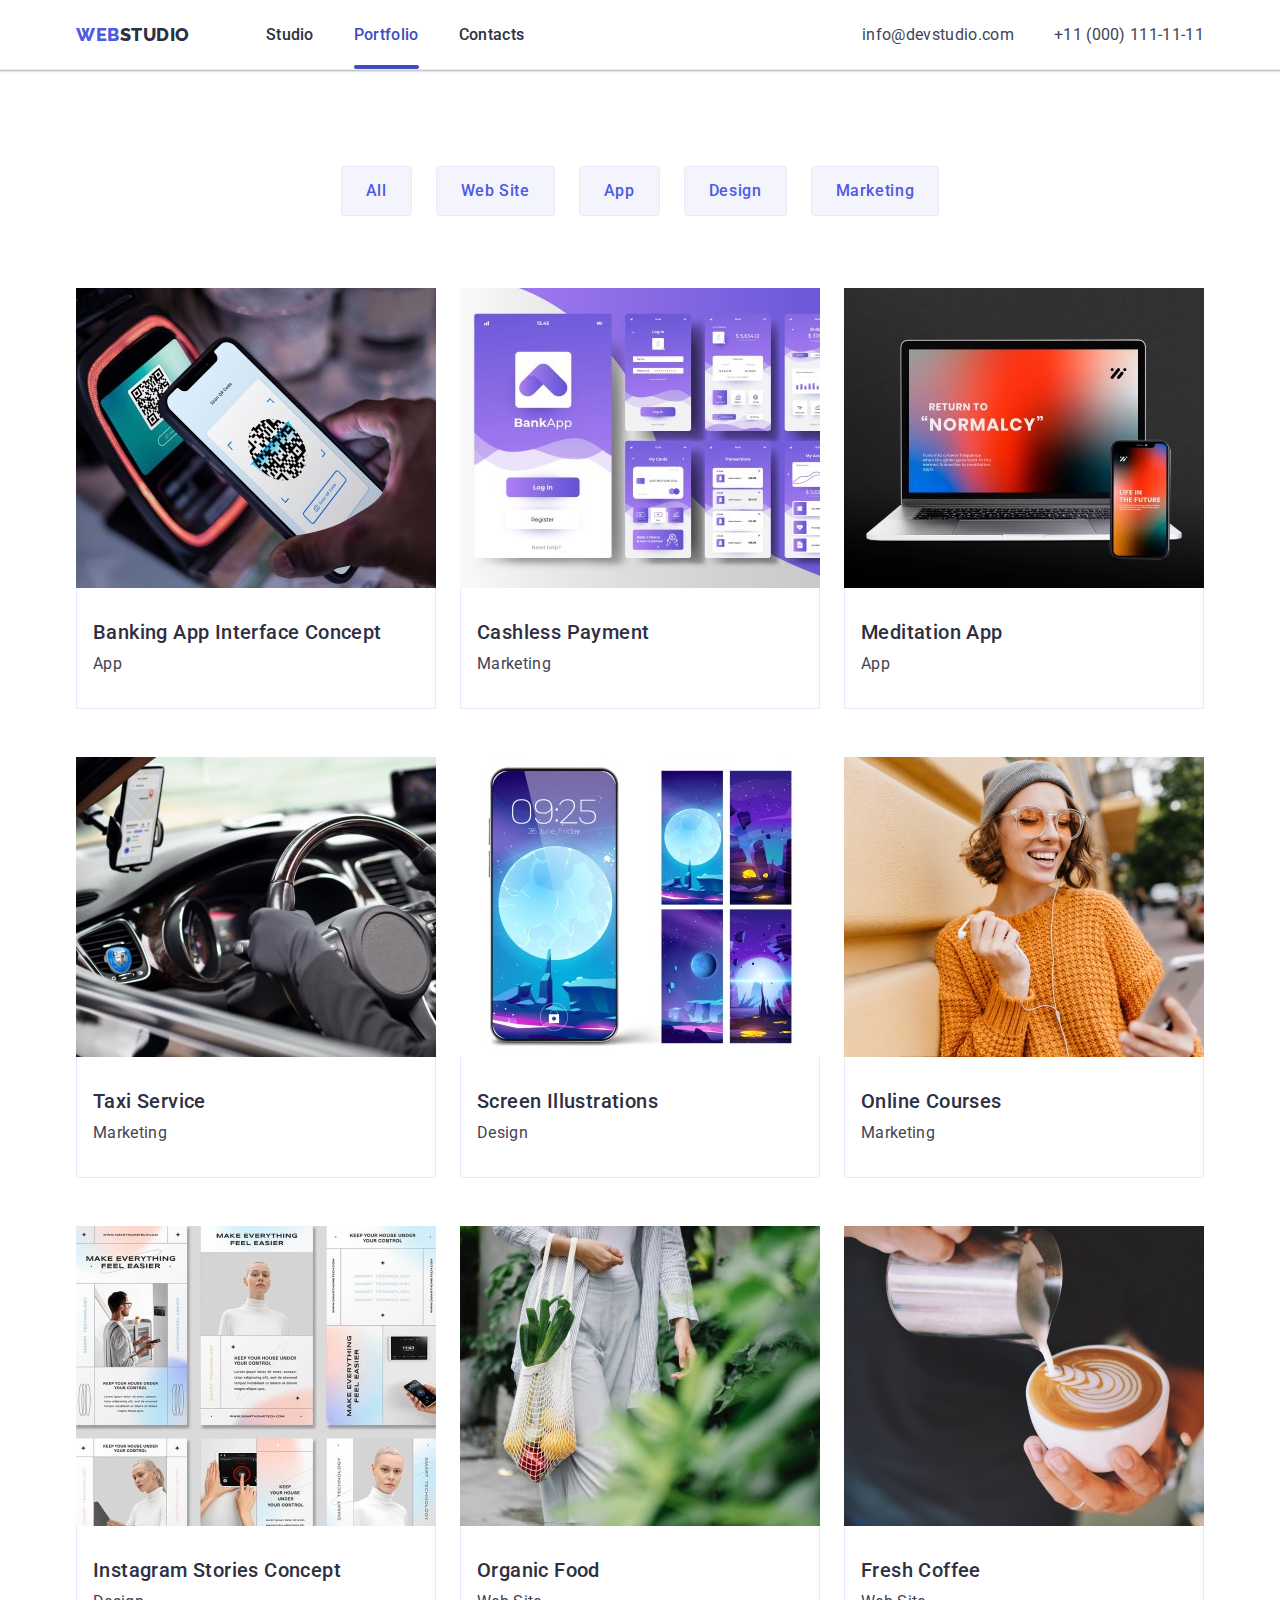
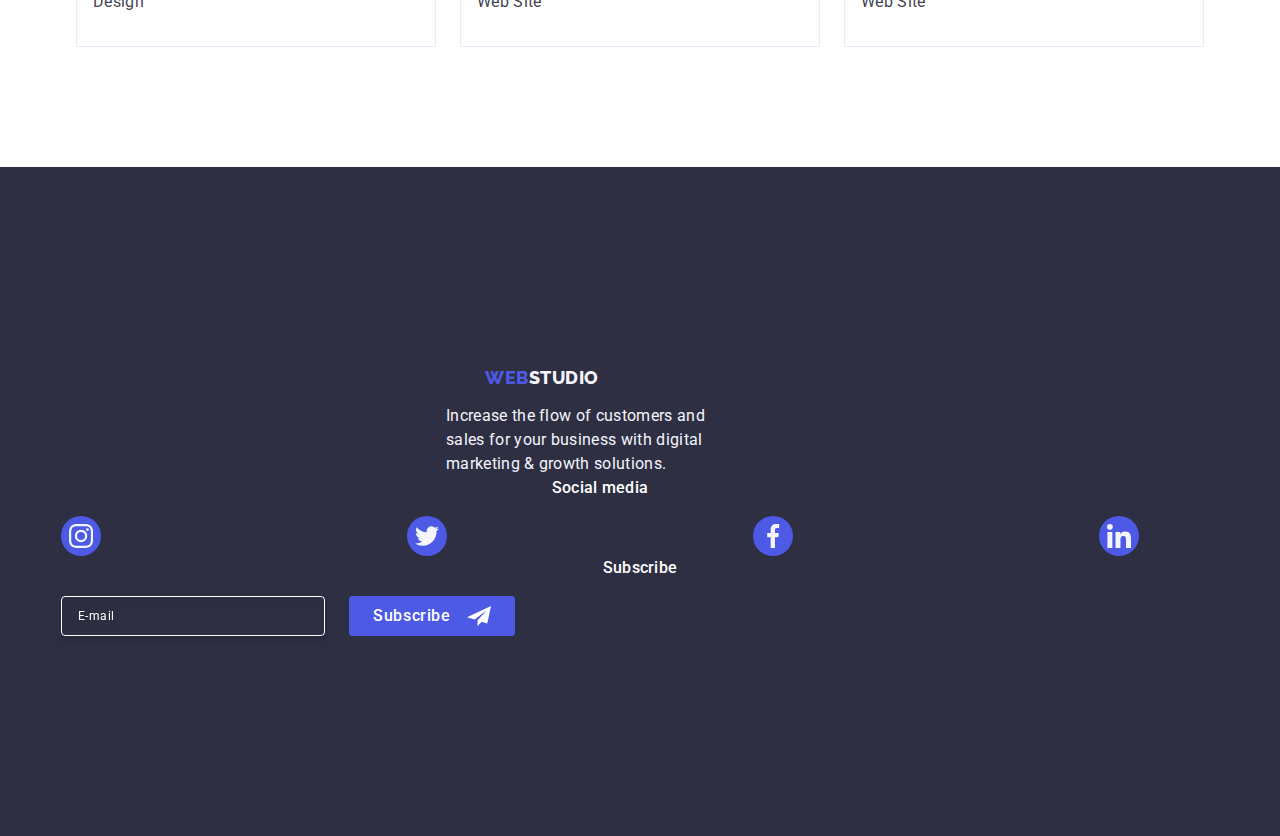
<file: portfolio.html>
<!DOCTYPE html>
<html lang="en">
  <head>
    <meta charset="UTF-8" />
    <meta http-equiv="X-UA-Compatible" content="IE=edge" />
    <meta name="viewport" content="width=device-width, initial-scale=1.0" />
    <title>Portfolio</title>
    <link rel="preconnect" href="https://fonts.gstatic.com" />
    <!-- Normilize -->
    <link
      rel="stylesheet"
      href="https://cdn.jsdelivr.net/npm/modern-normalize@2.0.0/modern-normalize.min.css"
    />
    <!-- Custom styles -->
    <link rel="stylesheet" href="./css/styles.css" />
    <link rel="preconnect" href="https://fonts.googleapis.com" />
    <link rel="preconnect" href="https://fonts.gstatic.com" crossorigin />
    <link
      href="https://fonts.googleapis.com/css2?family=Raleway:wght@800&family=Roboto:wght@400;500;700;900&display=swap"
      rel="stylesheet"
    />
  </head>

  <body class="body">
    <!-- Header section -->
    <header class="header">
      <div class="header-container container">
        <nav class="header-nav">
          <a class="header-logo link" href="./index.html"
            >Web<span class="header-logo-blue">Studio</span></a
          >
          <ul class="header-nav list">
            <li class="header-item">
              <a class="header-link link" href="./index.html">Studio</a>
            </li>
            <li class="header-item">
              <a class="header-link active link" href="./portfolio.html">Portfolio</a>
            </li>
            <li class="header-item">
              <a class="header-link link" href="">Contacts</a>
            </li>
          </ul>
        </nav>
        <address class="header-address">
          <ul class="header-address-list list">
            <li class="header-address link">
              <a class="header-address link" href="mailto:info@devstudio.com">info@devstudio.com</a>
            </li>
            <li class="header-address link">
              <a class="header-address link" href="tel:+110001111111">+11 (000) 111-11-11</a>
            </li>
          </ul>
        </address>
      </div>
    </header>
    <!-- Main block -->
    <main>
      <!-- Main section -->
      <section class="portfolio section">
        <div class="container">
          <h1 hidden class="visually-hidden">Filters</h1>
          <ul class="portfolio-filters-list">
            <li class="portfolio-filters-item"
              ><button type="button" class="portfolio-btn">All</button></li
            >
            <li class="portfolio-filters-item"
              ><button type="button" class="portfolio-btn">Web Site</button></li
            >
            <li class="portfolio-filters-item"
              ><button type="button" class="portfolio-btn">App</button></li
            >
            <li class="portfolio-filters-item"
              ><button type="button" class="portfolio-btn">Design</button></li
            >
            <li class="portfolio-filters-item"
              ><button type="button" class="portfolio-btn">Marketing</button></li
            >
          </ul>
          <ul class="portfolio-examples-list">
            <li class="portfolio-examples-list-item">
              <a class="portfolio-link" href>
                <div class="overlay-wrapper">
                  <img
                    src="./images/row_1/img-1.jpg"
                    alt="Banking App Interface Concept"
                    width="360"
                    height="300"
                  />
                  <p class="overlay-text"
                    >14 Stylish and User-Friendly App Design Concepts · Task Manager App · Calorie
                    Tracker App · Exotic Fruit Ecommerce App · Cloud Storage App</p
                  >
                </div>
                <div class="card-content">
                  <h2 class="portfolio-subtitle">Banking App Interface Concept</h2>
                  <p class="portfolio-examples-text">App</p>
                </div>
              </a>
            </li>
            <li class="portfolio-examples-list-item">
              <a class="portfolio-link" href>
                <div class="overlay-wrapper">
                  <img
                    src="./images/row_1/img-2.jpg"
                    alt="Cashless Payment with a phone"
                    width="360"
                    height="300"
                  />
                  <p class="overlay-text"
                    >14 Stylish and User-Friendly App Design Concepts · Task Manager App · Calorie
                    Tracker App · Exotic Fruit Ecommerce App · Cloud Storage App</p
                  >
                </div>
                <div class="card-content">
                  <h2 class="portfolio-subtitle">Cashless Payment</h2>
                  <p class="portfolio-examples-text">Marketing</p>
                </div>
              </a>
            </li>
            <li class="portfolio-examples-list-item">
              <a class="portfolio-link" href>
                <div class="overlay-wrapper">
                  <img
                    src="./images/row_1/img.jpg"
                    alt="Meditation App on a mobile and a computer"
                    width="360"
                    height="300"
                  />
                  <p class="overlay-text"
                    >14 Stylish and User-Friendly App Design Concepts · Task Manager App · Calorie
                    Tracker App · Exotic Fruit Ecommerce App · Cloud Storage App</p
                  >
                </div>
                <div class="card-content">
                  <h2 class="portfolio-subtitle">Meditation App</h2>
                  <p class="portfolio-examples-text">App</p>
                </div>
              </a>
            </li>
            <li class="portfolio-examples-list-item">
              <a class="portfolio-link" href>
                <div class="overlay-wrapper">
                  <img src="./images/row_2/img-1.jpg" alt="A taxi" width="360" height="300" />
                  <p class="overlay-text"
                    >14 Stylish and User-Friendly App Design Concepts · Task Manager App · Calorie
                    Tracker App · Exotic Fruit Ecommerce App · Cloud Storage App</p
                  >
                </div>
                <div class="card-content">
                  <h2 class="portfolio-subtitle">Taxi Service</h2>
                  <p class="portfolio-examples-text">Marketing</p>
                </div>
              </a>
            </li>
            <li class="portfolio-examples-list-item">
              <a class="portfolio-link" href>
                <div class="overlay-wrapper">
                  <img
                    src="./images/row_2/img-2.jpg"
                    alt="Screen Illustrations"
                    width="360"
                    height="300"
                  />
                  <p class="overlay-text"
                    >14 Stylish and User-Friendly App Design Concepts · Task Manager App · Calorie
                    Tracker App · Exotic Fruit Ecommerce App · Cloud Storage App</p
                  >
                </div>
                <div class="card-content">
                  <h2 class="portfolio-subtitle">Screen Illustrations</h2>
                  <p class="portfolio-examples-text">Design</p>
                </div>
              </a>
            </li>
            <li class="portfolio-examples-list-item">
              <a class="portfolio-link" href>
                <div class="overlay-wrapper">
                  <img
                    src="./images/row_2/img-3.jpg"
                    alt="Girl having online courses using her mobile"
                    width="360"
                    height="300"
                  />
                  <p class="overlay-text"
                    >14 Stylish and User-Friendly App Design Concepts · Task Manager App · Calorie
                    Tracker App · Exotic Fruit Ecommerce App · Cloud Storage App</p
                  >
                </div>
                <div class="card-content">
                  <h2 class="portfolio-subtitle">Online Courses</h2>
                  <p class="portfolio-examples-text">Marketing</p>
                </div>
              </a>
            </li>
            <li class="portfolio-examples-list-item">
              <a class="portfolio-link" href>
                <div class="overlay-wrapper">
                  <img
                    src="./images/row_3/img-01.jpg"
                    alt="Instagram Stories Concept"
                    width="360"
                    height="300"
                  />
                  <p class="overlay-text"
                    >14 Stylish and User-Friendly App Design Concepts · Task Manager App · Calorie
                    Tracker App · Exotic Fruit Ecommerce App · Cloud Storage App</p
                  >
                </div>
                <div class="card-content">
                  <h2 class="portfolio-subtitle">Instagram Stories Concept</h2>
                  <p class="portfolio-examples-text">Design</p>
                </div>
              </a>
            </li>
            <li class="portfolio-examples-list-item">
              <a class="portfolio-link" href>
                <div class="overlay-wrapper">
                  <img
                    src="./images/row_3/img-02.jpg"
                    alt="Girl carying a bag with fruit and vegetables"
                    width="360"
                    height="300"
                  />
                  <p class="overlay-text"
                    >14 Stylish and User-Friendly App Design Concepts · Task Manager App · Calorie
                    Tracker App · Exotic Fruit Ecommerce App · Cloud Storage App</p
                  >
                </div>
                <div class="card-content">
                  <h2 class="portfolio-subtitle">Organic Food</h2>
                  <p class="portfolio-examples-text">Web Site</p>
                </div>
              </a>
            </li>
            <li class="portfolio-examples-list-item">
              <a class="portfolio-link" href>
                <div class="overlay-wrapper">
                  <img
                    src="./images/row_3/img-03.jpg"
                    alt="Barista making coffee"
                    width="360"
                    height="300"
                  />
                  <p class="overlay-text"
                    >14 Stylish and User-Friendly App Design Concepts · Task Manager App · Calorie
                    Tracker App · Exotic Fruit Ecommerce App · Cloud Storage App</p
                  >
                </div>
                <div class="card-content">
                  <h2 class="portfolio-subtitle">Fresh Coffee</h2>
                  <p class="portfolio-examples-text">Web Site</p>
                </div>
              </a>
            </li>
          </ul>
        </div>
      </section>
    </main>

    <!-- Footer section -->
    <footer class="footer">
      <div class="footer container">
        <div class="logo-text">
          <a class="header-logo link" href="./index.html"
            >Web<span class="footer-logo-light">Studio</span></a
          >
          <p class="footer-text">
            Increase the flow of customers and sales for your business with digital marketing &
            growth solutions.
          </p>
        </div>
        <div class="footer-socials">
          <p class="footer-subtitle">Social media</p>
          <ul class="footer-links-list">
            <li class="footer-links-item">
              <a href="" class="footer-link">
                <svg class="footer-icon" width="24" height="24">
                  <use href="./images/icons.svg#icon-instagram"></use>
                </svg>
              </a>
            </li>
            <li class="footer-links-item">
              <a href="" class="footer-link">
                <svg class="footer-icon" width="24" height="24">
                  <use href="./images/icons.svg#icon-twitter"></use>
                </svg>
              </a>
            </li>
            <li class="footer-links-item">
              <a href="" class="footer-link">
                <svg class="footer-icon" width="24" height="24">
                  <use href="./images/icons.svg#icon-facebook"></use>
                </svg>
              </a>
            </li>
            <li class="footer-links-item">
              <a href="" class="footer-link">
                <svg class="footer-icon" width="24" height="24">
                  <use href="./images/icons.svg#icon-linkedin"></use>
                </svg>
              </a>
            </li>
          </ul>
        </div>
        <div class="form-group">
          <p class="footer-subtitle">Subscribe</p>
          <form class="footer-form" name="subscribe-form">
            <label class="subscribe-form-label">
              <input
                type="email"
                name="subscribe-form-email"
                class="footer-input"
                placeholder="E-mail"
              />
            </label>
            <button type="submit" class="footer-btn"
              >Subscribe
              <svg class="subscribe-icon" width="24" height="24">
                <use href="./images/icons.svg#icon-subscribe-btn"></use>
              </svg>
            </button>
          </form>
        </div>
      </div>
    </footer>
  </body>
</html>
</file>
<file: css/styles.css>
:root {
  /* Font */
  --primary-font: Roboto, sans-serif;
  /* Colors */
  --headings-cl: #2E2F42;
  --text-cl: #434455;
  --CTA-iris: #4D5AE5;
  --CTA-ocean: #404BBF;
  --light-bg: #F4F4FD;
  --white-cl: white;
  --acent-cl: #E7E9FC;
  --light-slate: #8E8F99;
  --green-success-cl: #31D0AA;
  --modal-bg: #FCFCFC;
  /* transition */
  --transition-duration: 250ms;
  --transition-timing-function: cubic-bezier(0.4, 0, 0.2, 1);
}


/* Reset */

ul,
ol {
  list-style: none;
  margin: 0;
  padding: 0;
}


a {
  text-decoration: none;
  color: currentColor;
  font-style: normal;
}

button {
  font-family: inherit;
  cursor: pointer;
}

h1,
h2,
h3,
h4,
h5,
h6,
p {
  margin: 0;
}

img {
  display: block;
  max-width: 100%;
  height: auto;
}

.visually-hidden {
  position: absolute;
  width: 1px;
  height: 1px;
  margin: -1px;
  border: 0;
  padding: 0;

  white-space: nowrap;
  clip-path: inset(100%);
  clip: rect(0 0 0 0);
  overflow: hidden;
}

/**
  |============================
  | Common styles
  |============================
*/

body {
  font-family: var(--primary-font);
  color: var(--text-cl);
  line-height: 1.5;
  letter-spacing: 0.02em;
  background-color: var(--white-cl);
}

/* Base styles for small devices */

.container {
  min-width: 320px;
  max-width: 428px;
  margin-right: auto;
  margin-left: auto;
  padding-right: 16px;
  padding-left: 16px;
}

/* Tablet screen */

@media only screen and (min-width: 768px) {
  .container {
    max-width: 768px;
  }
}

/* Desktop screen */

@media only screen and (min-width: 1158px) {
  .container {
    max-width: 1158px;
    padding-right: 15px;
    padding-left: 15px;
  }
}

/**
  |============================
  | Header section
  |============================
*/

.header {
  border-bottom: 1px solid var(--acent-cl);
  box-shadow: 0px 1px 6px 0px rgba(46, 47, 66, 0.08), 0px 1px 1px 0px rgba(46, 47, 66, 0.16), 0px 2px 1px 0px rgba(46, 47, 66, 0.08);
}

.header-nav {
  display: flex;
  align-items: center;
}

.header-nav.list {
  display: flex;
  align-items: center;
  gap: 40px;
}

@media only screen and (max-width: 767px) {
  .header-nav.list {
    display: none;
  }
}

.header-logo {
  font-family: Raleway, sans-serif;
  font-weight: 800;
  font-size: 18px;
  line-height: 1.17;
  letter-spacing: 0.03em;
  text-transform: uppercase;
  color: var(--CTA-iris);
  padding-top: 24px;
  padding-bottom: 24px;
}

@media only screen and (max-width: 767px) {
  .header-logo {
    padding-bottom: 22px;
  }
}

@media only screen and (min-width: 768px) {
  .header-logo {
    margin-right: 120px;
  }
}

@media only screen and (min-width: 1158px) {
  .header-logo {
    margin-right: 76px;
  }
}

.header-logo-blue {
  color: var(--headings-cl);
}

.link {}

.header-container {
  display: flex;
  align-items: center;
  justify-content: space-between;
}

@media only screen and (max-width: 767px) {
  .header-address-list {
    display: none;
  }
}

@media only screen and (min-width: 768px) {
  .header-address-list {
    display: flex;
    flex-direction: column;
    gap: 12px;
      align-items: center;
  }
}

@media only screen and (min-width: 1158px) {
  .header-address-list {
    flex-direction: row;
    gap: 40px;
  } 
}

.header-address {
  font-style: normal;
}

.header-address.link {
  color: var(--text-cl);
  letter-spacing: 0.02em;
  transition-property: color;
  transition-duration: var(--transition-duration);
  transition-timing-function: var(--transition-timing-function);
}

@media only screen and (min-width: 768px) and (max-width: 1157px) {
  .header-address.link {
  font-size: 12px;
  line-height: 1.16;
}
}


.header-item {}

.header-link {
  font-weight: 500;
  font-size: 16px;
  line-height: 1.5;
  letter-spacing: 0.02em;
  color: var(--headings-cl);
  padding: 24px 0;
  position: relative;
  transition-property: color;
    transition-duration: var(--transition-duration);
    transition-timing-function: var(--transition-timing-function);
  }


.header-link:hover,
.header-link:focus,
.header-address.link:hover,
.header-address.link:focus {
  color: var(--CTA-ocean);
}
.header-link.active {
    color: var(--CTA-ocean);
}
.header-link.active::after {
  content: '';
  display: block;
  width: 100%;
  height: 4px;
  border-radius: 2px;
  background-color: var(--CTA-ocean);
  position: absolute;
  bottom: -1px;
  left: 0;
}



.main {}

.section {}

/**
  |============================
  | Hero Styles
  |============================
*/

.hero {
  background-color: var(--headings-cl);
  padding-top: 112px;
    padding-bottom: 112px;
  background-image: linear-gradient(rgba(46, 47, 66, 0.70), rgba(46, 47, 66, 0.70)), url(../images/hero_bgd-img/bg_mob@1x.jpg);
  background-repeat: no-repeat;
  background-position: center;
  background-size: cover;
  max-width: 1440px;
  margin: 0 auto;
}

@media (min-device-pixel-ratio: 2), (min-resolution: 192dpi), (min-resolution: 2dppx) {
  .hero {
      background-image: linear-gradient(rgba(46, 47, 66, 0.70), rgba(46, 47, 66, 0.70)), url(../images/hero_bgd-img/bg_mob@2x.jpg);
  }
}

@media only screen and (min-width: 768px) {
  .hero {
      background-image: linear-gradient(rgba(46, 47, 66, 0.70), rgba(46, 47, 66, 0.70)), url(../images/hero_bgd-img/bg_tab@1x.jpg);
  }
    @media (min-device-pixel-ratio: 2),
    (min-resolution: 192dpi),
    (min-resolution: 2dppx) {
      .hero {
        background-image: linear-gradient(rgba(46, 47, 66, 0.70), rgba(46, 47, 66, 0.70)), url(../images/hero_bgd-img/bg_tab@2x.jpg);
      }
    }
}

@media only screen and (min-width: 1158px) {
  .hero {
    background-image: linear-gradient(rgba(46, 47, 66, 0.70), rgba(46, 47, 66, 0.70)), url(../images/hero_bgd-img/bg_desktop@1x.jpg);
    padding-top: 188px;
      padding-bottom: 188px;
  }
    @media (min-device-pixel-ratio: 2),
    (min-resolution: 192dpi),
    (min-resolution: 2dppx) {
      .hero {
        background-image: linear-gradient(rgba(46, 47, 66, 0.70), rgba(46, 47, 66, 0.70)), url(../images/hero_bgd-img/bg_destop@2x.jpg);
      }
    }
}

.hero-title {
font-size: 36px;
  line-height: 1.11;
  letter-spacing: 0.72px;
  color: var(--white-cl);
  text-transform: capitalize;
  margin: 0 auto;
  text-align: center;
  max-width: 320px;
  margin-bottom: 72px;
}

@media only screen and (min-width: 768px) {
  .hero-title {
    font-size: 56px;
      line-height: 1.07;
      letter-spacing: 0.02em;
      max-width: 496px;
      margin-bottom: 36px;
      text-transform: none;
  }
}

@media only screen and (min-width: 1158px) {
  .hero-title {
    margin-bottom: 48px;
  }
}

.hero-btn {
  background-color: var(--CTA-iris);
  font-weight: 500;
  font-size: 16px;
  line-height: 1.5;
  letter-spacing: 0.04em;
  color: var(--white-cl);
  display: block;
  min-width: 169px;
  height: 56px;
  padding: 16px 32px;
  margin: 0 auto;
  border: none;
  border-radius: 4px;
  transition-property: background-color;
    transition-duration: var(--transition-duration);
    transition-timing-function: var(--transition-timing-function);
  }

.hero-btn:hover,
.hero-btn:focus {
  background-color: var(--CTA-ocean);
}

/**
  |============================
  | Features styles
  |============================
*/

.features {
  padding-top: 96px;
  padding-bottom: 96px;
}

@media only screen and (min-width: 1158px) {
  .features {
    padding-top: 120px;
      padding-bottom: 120px;
  }
}

.features-list {
}

@media only screen and (min-width: 768px) {
  .features-list {
    display: flex;
    flex-wrap: wrap;
    column-gap: 24px;
    row-gap: 72px;
  }
}

@media only screen and (min-width: 1158px) {
  .features-list {
    gap: 24px;
    align-items: baseline;
  }
}

@media only screen and (max-width: 767px) {
  .features-item:not(:last-child) {
    margin-bottom: 72px;
  } 
}

@media only screen and (min-width: 768px) {
  .features-item {
    width: calc((100% - 24px) / 2);
  }
}

@media only screen and (min-width: 1158px) {
  .features-item {
    width: calc((100% - 3 * 24px) / 4);
  }
}

.section-features-subtitle {
  margin-bottom: 8px;
}

@media only screen and (max-width: 1157px) {
  .section-features-subtitle {
    font-size: 36px;
    font-weight: 700;
    line-height: 1.1;
    color: var(--headings-cl);
    letter-spacing: 0.72px;
  }
}

@media only screen and (min-width: 1158px) {
  .section-features-subtitle {
    font-size: 20px;
    font-weight: 500;
    line-height: 1.2;
    letter-spacing: 0.02em;
  }
}

@media only screen and (max-width: 1157px) {
  .features-text {
    font-weight: 500;
  }
}

@media only screen and (max-width: 1157px) {
  .icon-background {
    display: none;
  }
}

@media only screen and (min-width: 1158px) {
  .icon-background {
    height: 112px;
      border-radius: 4px;
      background-color: var(--light-bg);
      display: flex;
      align-items: center;
      justify-content: center;
      margin-bottom: 8px;
  }
}

/**
  |============================
  | What are we doing section
  |============================
*/

@media only screen and (max-width: 1157px) {
  .section-product {
    display: none;
  }
}

.section-product {
  padding-bottom: 120px;
}

.section-product-list {
  display: flex;
  gap: 24px;
  align-items: center;
}

.section-product-list-item {}


.section-product-title,
.section-team-title, .customers-title {
  line-height: 1.11;
  font-size: 36px;
  color: var(--headings-cl);
  text-transform: capitalize;
  letter-spacing: 0.02em;
  text-align: center;
  margin-bottom: 72px;
}

/**
  |============================
  | Team section styles
  |============================
*/

.team {
  background-color: var(--light-bg);
  letter-spacing: 0.02em;
  padding: 96px 0;
}

@media only screen and (min-width: 1158px) {
  .team {
    padding: 120px 0;
  }
}

.section-team-title {}

.team-list {
  display: flex;
  flex-direction: column;
  align-items: center;
  gap: 72px;
}

.team-list-item {
  background-color: var(--white-cl);
  border-radius: 0px 0px 4px 4px;
  box-shadow: 0px 2px 1px 0px rgba(46, 47, 66, 0.08), 0px 1px 1px 0px rgba(46, 47, 66, 0.16), 0px 1px 6px 0px rgba(46, 47, 66, 0.08);
  max-width: 264px;
  
}

@media only screen and (min-width: 768px) {
  .team-list {
    flex-direction: row;
    flex-wrap: wrap;
    column-gap: 24px;
    row-gap: 64px;
    justify-content: center;
  }
}

.team-image {
  margin: 0 auto;
}

.team-name {
  margin-bottom: 8px;
}

.portfolio-subtitle,
.team-name {
  font-size: 20px;
  font-weight: 500;
  line-height: 1.2;
  color: var(--headings-cl);
  letter-spacing: 0.02em;
}



.team-card-content {
  padding: 32px 0;
  text-align: center;

}

.team-name-job {
  font-size: 16px;
  margin-bottom: 8px;
}

.team-socials-list {
  display: flex;
  gap: 24px;
  align-items: center;
  justify-content: center;
}

.team-socials-list-item {
width: 40px;
height: 40px;
}

.team-social-link {
display: flex;
align-items: center;
justify-content: center;
  width: 100%;
height: 100%;
  border-radius: 50%;
background-color: var(--CTA-iris);
transition-property: background-color;
transition-duration: var(--transition-duration);
transition-timing-function: var(--transition-timing-function);
}

.team-social-link:hover, .team-social-link:focus {
  background-color: var(--CTA-ocean);
}

.team-social-icon {
  margin: 12px;
  fill: var(--light-bg);
}

/**
  |============================
  | Customers styles
  |============================
*/

.customers-section {
  background-color: var(--white-cl);
  padding: 96px 0;
}

@media only screen and (min-width: 1158px) {
  .customers-section {
    padding: 120px 0;
  }
}

.customers-title {
}

.customers-list {
  display: flex;
  flex-wrap: wrap;
  align-items: center;
  justify-content: center;
  column-gap: 16px;
  row-gap: 72px;
}

@media only screen and (min-width: 768px) {
  .customers-list {
    column-gap: 24px;
  }
}

.customers-list-item {
}

.customers-link {
color: var(--light-slate);
  border-radius: 4px;
  border: 1px solid var(--lightslate, var(--light-slate));
  height: 88px;
  width: 190px;
  display: flex;
  align-items: center;
  justify-content: center;
  transition-property: border-color, color;
    transition-duration: var(--transition-duration);
    transition-timing-function: var(--transition-timing-function);
  }

@media only screen and (min-width: 768px) {
  .customers-link  {
    width: 168px;
  }
}

.customers-icon {
  fill: currentColor;
  transition-property: fill;
  transition-duration: var(--transition-duration);
  transition-timing-function: var(--transition-timing-function);
  width: 110px;
}

@media only screen and (min-width: 768px) {
  .customers-icon {
    width: 104px;
  }
}

.customers-link:hover, .customers-link:focus {
  border-color: var(--CTA-ocean);
  color: var(--CTA-ocean);
}



/**
  |============================
  | Portfolio styles
  |============================
*/

.portfolio {
  padding-bottom: 120px;
  padding-top: 96px;
}

.section {}

.portfolio-btn {
  font-weight: 500;
  line-height: 1.5;
  letter-spacing: 0.04em;
  color: var(--CTA-iris);
  background-color: var(--light-bg);
  text-transform: capitalize;
  padding: 12px 24px;
  border: 1px solid var(--acent-cl);
  border-radius: 4px;
  transition-property: background-color, color, border-color, box-shadow;
  transition-duration: var(--transition-duration);
  transition-timing-function: var(--transition-timing-function);
}

.portfolio-btn:hover,
.portfolio-btn:focus {
  background-color: var(--CTA-ocean);
  color: var(--white-cl);
  border-color: transparent;
  box-shadow: 0px 2px 2px 0px rgba(0, 0, 0, 0.12), 0px 2px 1px 0px rgba(0, 0, 0, 0.08), 0px 3px 1px 0px rgba(0, 0, 0, 0.10);
}

.portfolio-subtitle {
  margin-bottom: 8px;
}

.portfolio-filters-list {
  display: flex;
  align-items: center;
  gap: 24px;
  margin-bottom: 72px;
  justify-content: center;
}

.portfolio-filters-item {}

.portfolio-examples-list {
  display: flex;
  flex-wrap: wrap;
  align-items: center;
  row-gap: 48px;
  column-gap: 24px;
}

.portfolio-examples-list-item {
  width: calc((100% - 2*24) / 3);
}

.portfolio-link {
  display: block;
  transition: box-shadow var(--transition-duration) var(--transition-timing-function);
}

.portfolio-link:hover, .portfolio-link:focus {
box-shadow: 0px 2px 1px 0px rgba(46, 47, 66, 0.08),
0px 1px 1px 0px rgba(46, 47, 66, 0.16),
0px 1px 6px 0px rgba(46, 47, 66, 0.08);
}




.portfolio-examples-text {}

.card-content {
  padding: 32px 16px;
  border: 1px solid var(--acent-cl);
  border-top: none;
}

.overlay-wrapper {
  overflow: hidden;
  width: 360px;
  height: 300px;
  position: relative;
}

.overlay-text {
  color: var(--light-bg);
  font-size: 16px;
  background-color: var(--CTA-iris);
  padding: 40px 32px;
  width: 100%;
  height: 100%;
  position: absolute;
  top: 0;
  left: 0;
  transform: translateY(100%);
  transition-property: transform;
  transition-duration: var(--transition-duration);
  transition-timing-function: var(--transition-timing-function);
}

.portfolio-examples-list-item:hover .overlay-text, .portfolio-examples-list-item:focus .overlay-text {
  transform: translateY(0%);
}

/**
  |============================
  | Footer styles
  |============================
*/

.footer {
  background-color: var(--headings-cl);
  color: var(--light-bg);
  padding: 96px 0;
  text-align: center;
}

@media only screen and (min-width: 1158px) {
  .footer {
    padding: 100px 0;
  }
}

.footer-text {
  letter-spacing: 0.02em;
  max-width: 268px;
  margin-left: auto;
  margin-right: auto;
  text-align: left;
  /* max-width: 264px; */
}

footer .header-logo {
  display: inline-block;
  padding: 0;
  margin-bottom: 16px;
}

.footer-logo-light {
  color: var(--light-bg);
}

.footer-subtitle {
  color: var(--white-cl);
  font-weight: 500;
  font-size: 16px;
  line-height: 1.5;
  letter-spacing: 0.02em;
  margin-bottom: 16px;
}

.footer-container {

}

@media only screen and (min-width: 768px) {
  .footer-container {
      display: flex;
      flex-wrap: wrap;
      text-align: left;
          align-items: baseline;
        gap: 24px;
  }
}

@media only screen and (min-width: 768px) and (max-width: 1157.98px) {
      .footer-container 
   {
    padding: 0 108px;
  }
}

@media only screen and (min-width: 1158px) {
  .footer-container 
   {
    flex-wrap: nowrap;
      justify-content: center;
      gap: 0;       
  }
}

@media only screen and (max-width: 1157px) {
  .logo-text {
  margin-bottom: 72px;
}
}

@media only screen and (min-width: 1158px) {
  .logo-text
   {
    margin-right: 120px;
  }
}
@media only screen and (max-width: 767px) {
  .footer-socials {
    margin-bottom: 72px;
  }
}

@media only screen and (min-width: 1158px) {
  .footer-socials
   {
    margin-right: 80px;
  }
}
.footer-links-list {
  display: flex;
  gap: 16px;
  align-items: center;
  justify-content: center;
}

@media only screen and (min-width: 1158px) {
  .footer-links-list
   {
      justify-content: space-between;
  }
}
.footer-links-item {}

.footer-link {
  display: flex;
  align-items: center;
  justify-content: center;
  width: 40px;
  height: 40px;
  background-color: var(--CTA-iris);
  border-radius: 50%;
  transition-property: background-color;
  transition-duration: var(--transition-duration);
  transition-timing-function: var(--transition-timing-function);
}

.footer-link:hover, .footer-link:focus {
  background-color: var(--green-success-cl);
}

.footer-icon {
  fill: var(--light-bg);
}

/* Footer subscribe form */

.form-group {}

.footer-form {
}

@media only screen and (min-width: 768px) {
  .footer-form
   {
    display: flex;
      gap: 24px;
      align-items: center;
  }
}
@media only screen and (max-width: 767px) {
  .subscribe-form-label {
    width: 100%;
    display: inline-block;
    margin-bottom: 16px;
  }
}

.footer-input {
  width: 100%;
  height: 40px;
  border-radius: 4px;
  border: 1px solid var(--white, #FFF);
  box-shadow: 0px 4px 4px 0px rgba(0, 0, 0, 0.15);
 background-color: transparent;
padding: 8px 16px;
  color: var(--white-cl);
font-size: 12px;
line-height: 1.5;
letter-spacing: 0.04em;
filter: drop-shadow(0px 4px 4px rgba(0, 0, 0, 0.15));
}

.footer-input::placeholder {
 color: var(--white-cl);
 font-size: 12px;
 line-height: 2;
 letter-spacing: 0.48px;
}

@media only screen and (min-width: 768px) {
  .footer-input
   {
    width: 264px;
  }
}
.footer-btn {
  min-width: 165px;
  height: 40px;
  border-radius: 4px;
    background: var(--CTA-iris);
    padding: 8px 24px;
    border: none;
    color: var(--white-cl);
    font-weight: 500;
    letter-spacing: 0.64px;
    line-height: 1.5;
    display: inline-flex;
    align-items: center;
    justify-content: center;
}

.subscribe-icon {
  fill: var(--white-cl);
  margin-left: 16px;
}

/**
  |============================
  | Modal styles
  |============================
*/

.backdrop {
  width: 100%;
  height: 100%;
  position: fixed;
  top: 0;
  left: 0;
  background-color: rgba(46, 47, 66, 0.40);
  transition-property: opacity, visibility;
  transition-duration: var(--transition-duration);
  transition-timing-function: var(--transition-timing-function);
}

.backdrop.is-hidden{
opacity: 0;
visibility: hidden;
pointer-events: none;
}

.modal {
  padding: 72px 24px 24px;
  width: 392px;
  min-height: 584px;
  border-radius: 4px;
  background-color: var(--modal-bg);
  box-shadow: 0px 2px 1px 0px rgba(0, 0, 0, 0.20), 0px 1px 3px 0px rgba(0, 0, 0, 0.12), 0px 1px 1px 0px rgba(0, 0, 0, 0.14);
position: absolute;
top: 50%;
left: 50%;
transform: translateX(-50%) translateY(-50%);
transition: transform var(--transition-duration) var(--transition-timing-function);
}

@media only screen and (min-width: 768px) {
  .modal {
    width: 408px;
  }
}

.close-icon {
  fill: var(--headings-cl);
  transition-property: fill;
    transition-duration: var(--transition-duration);
    transition-timing-function: var(--transition-timing-function);
}

.modal-btn {
  background-color: var(--acent-cl);
  width: 24px;
  height: 24px;
  border-radius: 50%;
  border: 1px solid rgba(0, 0, 0, 0.10);
  position: absolute;
  top: 24px;
  right: 24px;
  display: flex;
  justify-content: center;
  align-items: center;
  padding: 0;
  transition-property: background-color, border;
  transition-duration: var(--transition-duration);
  transition-timing-function: var(--transition-timing-function);
}

.modal-btn:hover, .modal-btn:focus {
  background-color: var(--CTA-ocean);
  border: none;
}

.modal-btn:hover .modal-icon,
.modal-btn:focus .modal-icon {
  fill: var(--white-cl);
}

/* Caption with form */

.modal-caption {
  display: block;
  width: 360px;
    margin-bottom: 16px;
    font-size: 16px;
  font-weight: 500;
    line-height: 1.5;
    letter-spacing: 0.02em;
    color: var(--headings-cl);
    text-align: center;
}

.modal-form {}

.modal-form-div {
  margin-bottom: 8px;
}

.modal-form-field {
  display: block;
    display: block;
      margin-bottom: 4px;
      font-size: 12px;
      line-height: 1.17;
      letter-spacing: 0.04em;
      color: var(--light-slate);
}

.modal-form-input-div {
      position: relative;
}

.modal-form-input {
  width: 100%;
  height: 40px;
  padding: 11px 38px;
  font-size: 16px;
  color: var(--headings-cl);
  border-radius: 4px;
  border: 1px solid rgba(46, 47, 66, 0.40);
  background-color: transparent;
  outline: transparent;
  transition: border-color var(--transition-duration) var(--transition-timing-function);
}

.modal-form-input:focus {
  border-color: var(--CTA-iris);
}

.modal-form-icon {
  fill: var(--headings-cl);
  position: absolute;
  left: 16px;
  top: 50%;
  transform: translateY(-50%);
  transition: fill var(--transition-duration) var(--transition-timing-function);
}

.modal-form-input:focus +.modal-form-icon {
  fill: var(--CTA-iris);
}

.modal-form-div-comment {
margin-bottom: 16px;
}

.modal-form-textarea {
  width: 100%;
  height: 120px;
  font-size: 12px;
  line-height: 1.17;
    letter-spacing: 0.04em;
    color: rgba(46, 47, 66, 0.40);
  padding: 8px 16px;
  resize: none;
  outline: transparent;
  border-radius: 4px;
    border: 1px solid rgba(46, 47, 66, 0.40);
    background-color: transparent;
      transition: border-color var(--transition-duration) var(--transition-timing-function);
}

      .modal-form-textarea:focus {
          border-color: var(--CTA-iris);
}

.modal-form-div-agreement {
    margin-bottom: 24px;
}

.modal-form-agreement {
  font-size: 12px;
    line-height: 1.17;
    letter-spacing: 0.04em;
    color: var(--light-slate);
    
}

.modal-form-checkbox {
}

.modal-form-custom-checkbox {
  display: inline-flex;
  align-items: center;
  justify-content: center;
  margin-right: 8px;
  width: 16px;
  height: 16px;
  border-radius: 2px;
    border: 1px solid rgba(46, 47, 66, 0.40);
    fill: transparent;
    transition-property: background-color, border, fill;
    transition-duration: var(--transition-duration);
    transition-timing-function: var(--transition-timing-function);
}

.modal-form-checkbox:checked + .modal-form-agreement .modal-form-custom-checkbox {
  border: none;
  background-color: var(--CTA-ocean);
  fill: var(--light-bg);
}

.modal-form-checkbox-icon {
}

.modal-form-link {
  color: var(--CTA-iris);
  text-decoration: underline;
}

.send-btn {
  display: block;
  min-width: 169px;
  height: 56px;
  margin: 0 auto;
  padding: 16px 32px;
  border: none;
  border-radius: 4px;
    background-color: var(--CTA-iris);
    box-shadow: 0px 4px 4px 0px rgba(0, 0, 0, 0.15);
    font-size: 16px;
    font-weight: 500;
    color: var(--white-cl);
      line-height: 1.5;
      letter-spacing: 0.64px;
      transition: background-color var(--transition-duration) var(--transition-timing-function);
}
.send-btn:hover, .send-btn:focus {
  background-color: var(--CTA-ocean);
}

/* Mobile menu */

.menu-toggle-icon {
  stroke: var(--headings-cl);
}

.menu-toggle {
  min-height: 22px;
  min-width: 32px;
  display: flex;
  align-items: center;
  justify-content: center;

  padding: 0;
  background-color: transparent;
  cursor: pointer;
  border: none;
  outline: none;
}

@media (min-width: 768px) {
  .menu-toggle {
    display: none;
  }
}

.menu-toggle:hover,
.menu-toggle:focus {
  background-color: rgba(0, 0, 0, 0.1);
}

.menu-container {
  position: fixed;
  top: 0;
  left: 0;
  width: 100vw;
  height: 100vh;
  padding-left: 40px;
  padding-right: 35px;
  padding-top: 80px;
  padding-bottom: 40px;
  background-color: var(--white-cl);
  z-index: 999;
  display: flex;
  flex-direction: column;

  transform: translateX(100%);
  transition: transform 250ms ease-in-out;
}

@media only screen and (min-width: 768px) {
  .menu-container {
    display: none;
  }
}

.menu-container.is-open {
  transform: translateX(0);
}

.menu-container .menu-toggle {
  position: absolute;
  top: 24px;
  right: 24px;
  fill: var(--headings-cl);
  border: 1px solid var(--acent-cl);
  border-radius: 50%;
  min-height: 24px;
  min-width: 24px;
}

.mobile-menu {
  margin-bottom: auto;
}

.mobile-menu-item:not(:last-child) {
  margin-bottom: 40px;
}

.mobile-menu-link {
  color: var(--headings-cl);
  font-size: 36px;
    font-weight: 700;
    line-height: 1.11;
    letter-spacing: 0.72px;
    text-transform: capitalize;
}

.mobile-menu-link.active {
  color: var(--CTA-ocean);
}

.mobile-address {
  margin-bottom: 48px;
}

.mobile-address-list {}

.mobile-address-item {}

.mobile-address-tel {
  color: var(--CTA-iris);
  font-size: 36px;
    font-weight: 700;
    line-height: 1.11;
    letter-spacing: 0.72px;
    display: block;
    margin-bottom: 40px;
}

.mobile-address-mail {
  color: var(--text-cl);
  font-size: 20px;
    font-weight: 500;
    line-height: 1.2;
    letter-spacing: 0.4px;
}

.mobile-socials {}

.mobile-socials-list {
  display: flex;
  align-items: center;
  gap: 56px;
}

.mobile-socials-item {}
</file>
